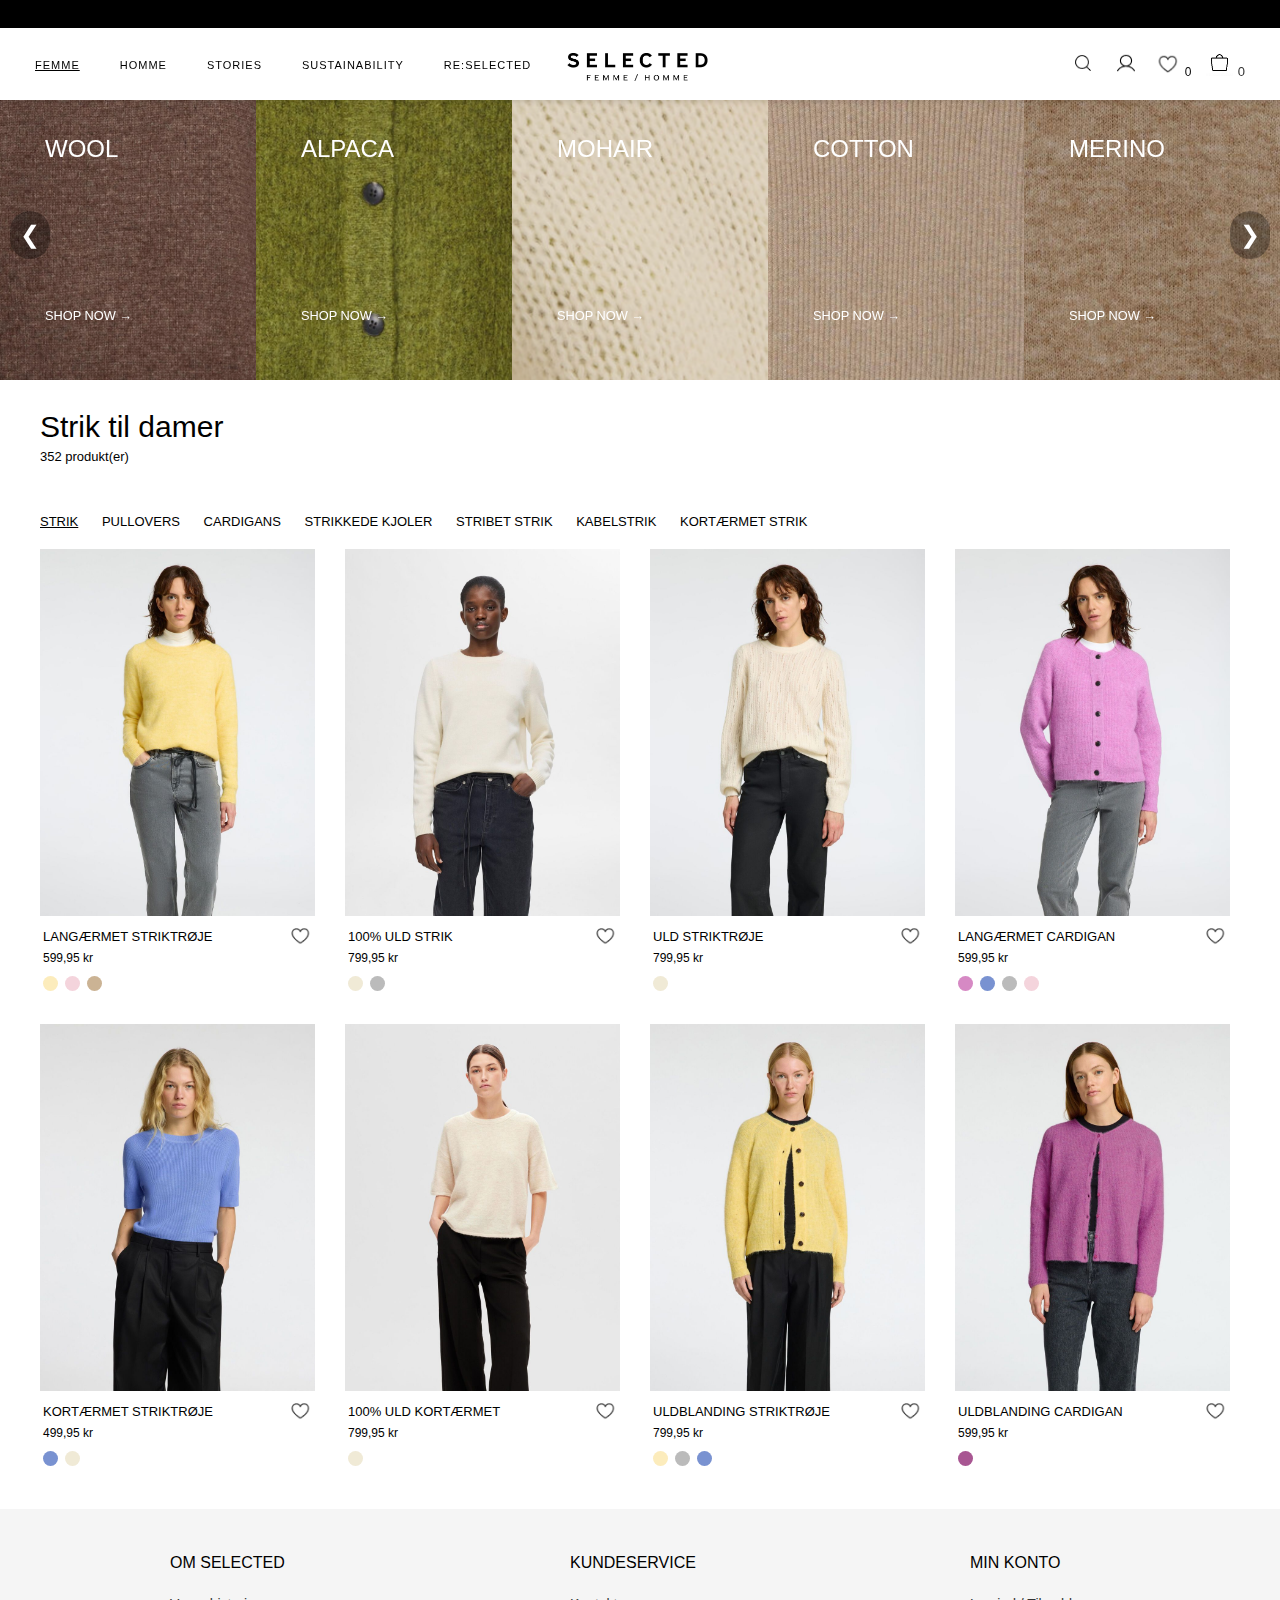
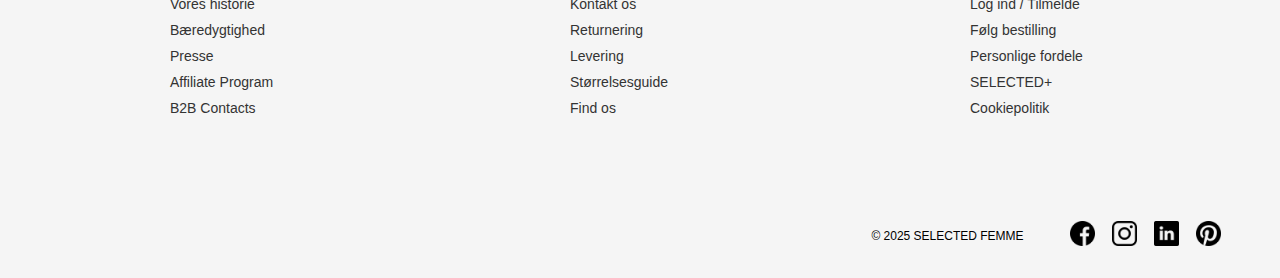
<file: index.html>
<!DOCTYPE html>
<html lang="da">
  <head>
    <meta charset="UTF-8" />
    <meta name="viewport" content="width=device-width, initial-scale=1.0" />
    <title>Strik til damer | SELECTED FEMME</title>
    <link rel="icon" type="image/x-icon" href="Selected femme/browserlogo.webp">
    <link rel="stylesheet" href="style.css"/>
  </head>

    <header>
        <div id="top-bar">
          <span id="changing-text"></span>
        </div>
    </header>

      <body>

      <nav class="navbar">
        <div class="navbar__links">
          <ul class="navbar__menu">
            <li class="navbar__menu-item">
              <a href="" class="navbar__link">FEMME</a>
            </li>
            <li class="navbar__menu-item">
              <a href="" class="navbar__link">HOMME</a>
            </li>
            <li class="navbar__menu-item">
              <a href="" class="navbar__link">STORIES</a>
            </li>
            <li class="navbar__menu-item">
              <a href="" class="navbar__link">SUSTAINABILITY</a>
            </li>
            <li class="navbar__menu-item">
              <a href="" class="navbar__link">RE:SELECTED</a>
            </li>
          </ul>
        </div>

        <div class="navbar__logo">
          <a href="index.html">
            <img src="Selected femme/images.jpeg" alt="Logo" class="logo" />
          </a>
        </div>

        <div class="navbar__action">
          <ul class="action-punkter">
            <li class="navbar__action-item">
              <a href=""><img src="Selected femme/Søgefunktionikone.png" alt="Søg" /></a>
            </li>
            <li class="navbar__action-item">
              <a href=""
                ><img src="Selected femme/Personikon.png" alt="Konto"
              /></a>
            </li>
            <li class="navbar__action-item">
              <div class="favorite-container">
                <img src="Selected femme/Hjerteikon.png" alt="Favoritter" class="favorite-toggle">
                <span class="favorite-count">0</span>
                <ul class="favorite-dropdown"></ul>
            </div>
            </li>
            <li class="navbar__action-item">
              <div>
                <a href=""
                  ><img src="Selected femme/Kurvikon.png" alt="Kurv"
                /></a>
                <span id="cart-count">0</span>
              </div>
            </li>
          </ul>
        </div>
      </nav>
    </header>

      <div class="carousel-container">
        <button class="prev-btn">&#10094;</button>
        <div class="carousel">
          <div class="carousel-track">
            <div class="carousel-item">
              <img src="Selected femme/wool.png" alt="Wool">
              <div class="overlay">
                <span class="material-name">WOOL</span>
                <a href="#" class="shop-btn">SHOP NOW →</a>
              </div>
            </div>
            <div class="carousel-item">
              <img src="Selected femme/alpaca.png" alt="Alpaca">
              <div class="overlay">
                <span class="material-name">ALPACA</span>
                <a href="#" class="shop-btn">SHOP NOW →</a>
              </div>
            </div>
            <div class="carousel-item">
              <img src="Selected femme/mohair.png" alt="Mohair">
              <div class="overlay">
                <span class="material-name">MOHAIR</span>
                <a href="#" class="shop-btn">SHOP NOW →</a>
              </div>
            </div>
            <div class="carousel-item">
              <img src="Selected femme/cotton.png" alt="Cotton">
              <div class="overlay">
                <span class="material-name">COTTON</span>
                <a href="#" class="shop-btn">SHOP NOW →</a>
              </div>
            </div>
            <div class="carousel-item">
              <img src="Selected femme/merino.png" alt="Merino">
              <div class="overlay">
                <span class="material-name">MERINO</span>
                <a href="#" class="shop-btn">SHOP NOW →</a>
              </div>
            </div>
            <div class="carousel-item">
              <img src="Selected femme/wool.png" alt="Wool">
              <div class="overlay">
                <span class="material-name">WOOL</span>
                <a href="#" class="shop-btn">SHOP NOW →</a>
              </div>
            </div>
            <div class="carousel-item">
              <img src="Selected femme/alpaca.png" alt="Alpaca">
              <div class="overlay">
                <span class="material-name">ALPACA</span>
                <a href="#" class="shop-btn">SHOP NOW →</a>
              </div>
            </div>
            <div class="carousel-item">
              <img src="Selected femme/mohair.png" alt="Mohair">
              <div class="overlay">
                <span class="material-name">MOHAIR</span>
                <a href="#" class="shop-btn">SHOP NOW →</a>
              </div>
            </div>
            <div class="carousel-item">
              <img src="Selected femme/cotton.png" alt="Cotton">
              <div class="overlay">
                <span class="material-name">COTTON</span>
                <a href="#" class="shop-btn">SHOP NOW →</a>
              </div>
            </div>
            <div class="carousel-item">
              <img src="Selected femme/merino.png" alt="Merino">
              <div class="overlay">
                <span class="material-name">MERINO</span>
                <a href="#" class="shop-btn">SHOP NOW →</a>
              </div>
            </div>
          </div>
        </div>
        <button class="next-btn">&#10095;</button>
      </div>
      
      <main>
      <section class="intro">
        <p class="intro-title">Strik til damer</p>
        <p class="intro-text">
          352 produkt(er)
        </p>
          <ul class="intro-types">
            <li class="intro-types-knit">STRIK</li>
            <li class="intro-types-knit">PULLOVERS</li>
            <li class="intro-types-knit">CARDIGANS</li>
            <li class="intro-types-knit">STRIKKEDE KJOLER</li>
            <li class="intro-types-knit">STRIBET STRIK</li>
            <li class="intro-types-knit">KABELSTRIK</li>
            <li class="intro-types-knit">KORTÆRMET STRIK</li>
          </ul>
      </section>
      <section class="products">
        <div class="product-list">

          <!-- Produkt 1 -->
          <div class="product">
            <a href="produktside.html">
            <img id="product1image"
              src="Selected femme/16074482_Sundress_773866_003.jpg" 
              alt="Produkt 1" 
              onmouseover="changeImageHover(this, 'Selected femme/16074482_Sundress_773866_001.jpg')" 
              onmouseout="restoreImage(this, 'Selected femme/16074482_Sundress_773866_003.jpg')" />
            </a>
            <table>
                <tr>
                    <th>
                        <h3>LANGÆRMET STRIKTRØJE</h3>
                    </th>
                    <th>
                      <img class="hjerte favorite-button" data-product='{"name": "LANGÆRMET STRIKTRØJE", "price": "599,95 kr", "image": "Selected femme/16074482_Sundress_773866_003.jpg"}' src="Selected femme/Hjerteikon.png" alt="">
                    </th>
                </tr>
                <tr>
                    <th>
                        <h4>599,95 kr</h4>
                    </th>
                </tr>
                <tr>
                    <th>
                        <button class="smallbutton red" onclick="changeImage1('Selected femme/16074482_Sundress_773866_003.jpg')"></button>
                        <button class="smallbutton blue" onclick="changeImage1('Selected femme/lyserødsweater.jpg')"></button>
                        <button class="smallbutton beige" onclick="changeImage1('Selected femme/beigesweater.jpg')"></button>
                    </th>
                </tr>
            </table>
        </div>

        <!-- Produkt 2 -->
        <div class="product">
            <img id="product2image"
              src="Selected femme/16094186_Birch_003.jpg" 
              alt="Produkt 2" 
              onmouseover="changeImageHover(this, 'Selected femme/16094186_Birch_001.jpg')" 
              onmouseout="restoreImage(this, 'Selected femme/16094186_Birch_003.jpg')" />
              <table>
                <tr>
                    <th>
                        <h3>100% ULD STRIK</h3>
                    </th>
                    <th>
                        <img class="hjerte favorite-button" data-product='{"name": "100% ULD STRIK", "price": "799,95 kr", "image": "Selected femme/16094186_Birch_003.jpg"}' src="Selected femme/Hjerteikon.png" alt="">
                    </th>
                </tr>
                <tr>
                    <th>
                        <h4>799,95 kr</h4>
                    </th>
                </tr>
                <tr>
                    <th>
                        <button class="smallbutton eggwhite" onclick="changeImage2('Selected femme/16094186_Birch_003.jpg')" ></button>
                        <button class="smallbutton grey" onclick="changeImage2('Selected femme/gråsweater.jpg')" ></button>
                    </th>
                </tr>
            </table>
        </div>

        <!-- Produkt 3 -->
        <div class="product">
            <img 
              src="Selected femme/16095871_SnowWhite_003.jpg" 
              alt="Produkt 3" 
              onmouseover="changeImageHover(this, 'Selected femme/16095871_SnowWhite_001.jpg')" 
              onmouseout="restoreImage(this, 'Selected femme/16095871_SnowWhite_003.jpg')" />
            <table>
                <tr>
                    <th>
                        <h3>ULD STRIKTRØJE</h3>
                    </th>
                    <th>
                        <img class="hjerte favorite-button" data-product='{"name": "ULD STRIKTRØJE", "price": "799,95 kr", "image": "Selected femme/16095871_SnowWhite_003.jpg"}' src="Selected femme/Hjerteikon.png" alt="">
                    </th>
                </tr>
                <tr>
                    <th>
                        <h4>799,95 kr</h4>
                    </th>
                </tr>
                <tr>
                    <th>
                        <button class="smallbutton eggwhite"></button>
                    </th>
                </tr>
            </table>
        </div>

            <!-- Produkt 4 -->
           <div class="product">
            <img id="product4image"
              src="Selected femme/16074481_FirstBloom_773856_003.jpg"
              alt="Produkt 2"
              onmouseover="changeImageHover(this, 'Selected femme/16074481_FirstBloom_773856_001.jpg')" 
              onmouseout="restoreImage(this, 'Selected femme/16074481_FirstBloom_773856_003.jpg')" />
            <table>
                <tr>
                    <th>
                        <h3>LANGÆRMET CARDIGAN</h3>
                    </th>
                    <th>
                        <img class="hjerte favorite-button" data-product='{"name": "LANGÆRMET CARDIGAN", "price": "599,95 kr", "image": "Selected femme/16074481_FirstBloom_773856_003.jpg"}' src="Selected femme/Hjerteikon.png" alt="">
                    </th>
                </tr>
                <tr>
                    <th>
                        <h4>599,95 kr</h4>
                    </th>
                </tr>
                <tr>
                    <th>
                        <button onclick="changeImage4('Selected femme/16074481_FirstBloom_773856_003.jpg')" class="smallbutton pink"></button>
                        <button onclick="changeImage4('Selected femme/lyseblåsweater.jpg')" class="smallbutton lightblue"></button>
                        <button onclick="changeImage4('Selected femme/mediumgråsweater.jpg')" class="smallbutton grey"></button>
                        <button onclick="changeImage4('Selected femme/lyserødcardigan.jpg')" class="smallbutton blue"></button>
                    </th>
                </tr>
            </table>
          </div>
        
        <!-- Produkt 5 -->
        <div class="product">
            <img id="product5image"
            src="Selected femme/16092292_CornflowerBlue_003.jpg"
            alt="Produkt 4" 
            onmouseover="changeImageHover(this, 'Selected femme/16092292_CornflowerBlue_006.jpg')" 
            onmouseout="restoreImage(this, 'Selected femme/16092292_CornflowerBlue_003.jpg')" />
            <table>
                <tr>
                    <th>
                        <h3>KORTÆRMET STRIKTRØJE</h3>
                    </th>
                    <th>
                        <img class="hjerte favorite-button" data-product='{"name": "KORTÆRMET STRIKTRØJE", "price": "499,95 kr", "image": "Selected femme/16092292_CornflowerBlue_003.jpg"}' src="Selected femme/Hjerteikon.png" alt="">
                    </th>
                </tr>
                <tr>
                    <th>
                        <h4>499,95 kr</h4>
                    </th>
                </tr>
                <tr>
                    <th>
                        <button onclick="changeImage5('Selected femme/16092292_CornflowerBlue_003.jpg')" class="smallbutton lightblue"></button>
                        <button onclick="changeImage5('Selected femme/kortærmetæggehvid.jpg')" class="smallbutton eggwhite"></button>
                    </th>
                </tr>
            </table>
          </div>

        <!-- Produkt 6 -->
        <div class="product">
            <img 
            src="Selected femme/16093048_Birch_1090347_003.jpg"
            alt="Produkt 4" 
            onmouseover="changeImageHover(this, 'Selected femme/16093048_Birch_1090347_001.jpg')" 
            onmouseout="restoreImage(this, 'Selected femme/16093048_Birch_1090347_003.jpg')" />
            <table>
                <tr>
                    <th>
                        <h3>100% ULD KORTÆRMET</h3>
                    </th>
                    <th>
                        <img class="hjerte favorite-button" data-product='{"name": "100% ULD KORTÆRMET", "price": "799,95 kr", "image": "Selected femme/16093048_Birch_1090347_003.jpg"}' src="Selected femme/Hjerteikon.png" alt="">
                    </th>
                </tr>
                <tr>
                    <th>
                        <h4>799,95 kr</h4>
                    </th>
                </tr>
                <tr>
                    <th>
                        <button class="smallbutton eggwhite"></button>
                    </th>
                </tr>
            </table>
        </div>

        <!-- Produkt 7 -->
        <div class="product">
            <img id="product7image"
            src="Selected femme/16074481_Sundress_773856_003.jpg"
            alt="Produkt 4" 
            onmouseover="changeImageHover(this, 'Selected femme/16074481_Sundress_773856_001.jpg')" 
            onmouseout="restoreImage(this, 'Selected femme/16074481_Sundress_773856_003.jpg')" />
            <table>
                <tr>
                    <th>
                        <h3>ULDBLANDING STRIKTRØJE</h3>
                    </th>
                    <th>
                        <img class="hjerte favorite-button" data-product='{"name": "ULDBLANDING STRIKTRØJE", "price": "799,95 kr", "image": "Selected femme/16074481_Sundress_773856_003.jpg"}' src="Selected femme/Hjerteikon.png" alt="">
                    </th>
                </tr>
                <tr>
                    <th>
                        <h4>799,95 kr</h4>
                    </th>
                </tr>
                <tr>
                    <th>
                        <button onclick="changeImage7('Selected femme/16074481_Sundress_773856_003.jpg')" class="smallbutton red"></button>
                        <button onclick="changeImage7('Selected femme/mediumgråsweater.jpg')" class="smallbutton grey"></button>
                        <button onclick="changeImage7('Selected femme/lyseblåsweater.jpg')" class="smallbutton lightblue"></button>
                    </th>
                </tr>
            </table>
        </div>

        <!-- Produkt 8 -->
        <div class="product">
            <img 
            src="Selected femme/16096772_FirstBloom_1178096_003.jpg"
            alt="Produkt 4" 
            onmouseover="changeImageHover(this, 'Selected femme/16096772_FirstBloom_1178096_001.jpg')" 
            onmouseout="restoreImage(this, 'Selected femme/16096772_FirstBloom_1178096_003.jpg')" />
            <table>
                <tr>
                    <th>
                        <h3>ULDBLANDING CARDIGAN</h3>
                    </th>
                    <th>
                        <img class="hjerte favorite-button" data-product='{"name": "ULDBLANDING CARDIGAN", "price": "599,95 kr", "image": "Selected femme/16096772_FirstBloom_1178096_003.jpg"}' src="Selected femme/Hjerteikon.png" alt="">
                    </th>
                </tr>
                <tr>
                    <th>
                        <h4>599,95 kr</h4>
                    </th>
                </tr>
                <tr>
                    <th>
                        <button class="smallbutton darkpink"></button>
                    </th>
                </tr>
            </table>
        </div>

    </section>

    </main>


    <footer>
      <div class="footer-container">
        <div class="footer-section">
          <h5>OM SELECTED</h5>
          <ul>
            <li><a href="#">Vores historie</a></li>
            <li><a href="#">Bæredygtighed</a></li>
            <li><a href="#">Presse</a></li>
            <li><a href="#">Affiliate Program</a></li>
            <li><a href="#">B2B Contacts</a></li>
          </ul>
        </div>
        <div class="footer-section">
          <h5>KUNDESERVICE</h5>
          <ul>
            <li><a href="#">Kontakt os</a></li>
            <li><a href="#">Returnering</a></li>
            <li><a href="#">Levering</a></li>
            <li><a href="#">Størrelsesguide</a></li>
            <li><a href="#">Find os</a></li>
          </ul>
        </div>
        <div class="footer-section">
          <h5>MIN KONTO</h5>
          <ul>
            <li><a href="#">Log ind / Tilmelde</a></li>
            <li><a href="#">Følg bestilling</a></li>
            <li><a href="#">Personlige fordele</a></li>
            <li><a href="#">SELECTED+</a></li>
            <li><a href="#">Cookiepolitik</a></li>
          </ul>
        </div>
      </div>
      <br><br>
      <table class="social-table">
        <tr>
          <th>
              <p class="copy">&copy; 2025 SELECTED FEMME</p>
          </th>
          <th>
              <img class="social-icon" src="Selected femme/facebook.png" alt="facebook">
          </th>
          <th>
            <img class="social-icon" src="Selected femme/instagram.png" alt="instagram">
          </th>
          <th>
            <img class="social-icon" src="Selected femme/linkedin.png" alt="linkedin">
          </th>
          <th>
            <img class="social-icon" src="Selected femme/pinterest-logo.png" alt="pinterest">
          </th>
        </tr>
    </table>
    </footer>
    <script src="projekt4.js" defer></script>
  </body>
</html>
</file>
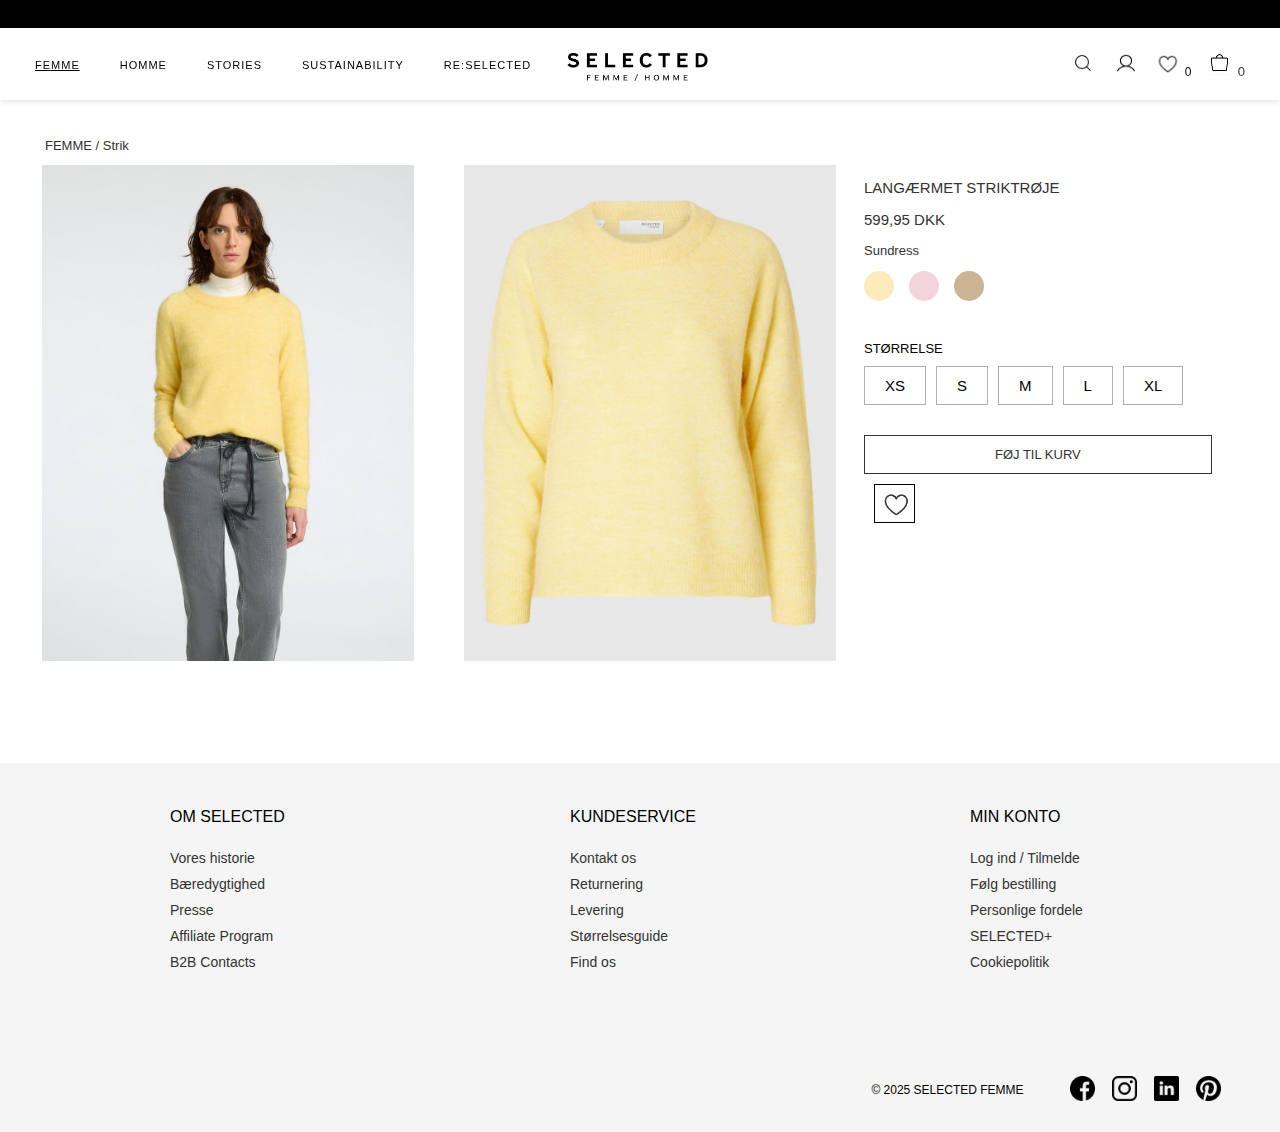
<file: produktside.html>
<!DOCTYPE html>
<html lang="da">
  <head>
    <meta charset="UTF-8" />
    <meta name="viewport" content="width=device-width, initial-scale=1.0" />
    <title>Langærmet Striktrøje | Selected Femme</title>
    <link rel="icon" type="image/x-icon" href="Selected femme/browserlogo.webp">
    <link rel="stylesheet" href="style.css" />
  </head>

  <header>
    <br>
    <div id="top-bar">
      <span id="changing-text"></span>
    </div>
</header>

  <body>

      <nav class="navbar">
        <div class="navbar__links">
          <ul class="navbar__menu">
            <li class="navbar__menu-item">
              <a href="#" class="navbar__link">FEMME</a>
            </li>
            <li class="navbar__menu-item">
              <a href="#" class="navbar__link">HOMME</a>
            </li>
            <li class="navbar__menu-item">
              <a href="#" class="navbar__link">STORIES</a>
            </li>
            <li class="navbar__menu-item">
              <a href="#" class="navbar__link">SUSTAINABILITY</a>
            </li>
            <li class="navbar__menu-item">
              <a href="#" class="navbar__link">RE:SELECTED</a>
            </li>
          </ul>
        </div>

        <div class="navbar__logo">
          <a href="index.html">
            <img src="Selected femme/images.jpeg" alt="Logo" class="logo" />
          </a>
        </div>

        <div class="navbar__action">
          <ul class="action-punkter">
            <li class="navbar__action-item">
              <a href="#"
                ><img src="Selected femme/Søgefunktionikone.png" alt="Søg"
              /></a>
            </li>
            <li class="navbar__action-item">
              <a href="#"
                ><img src="Selected femme/Personikon.png" alt="Konto"
              /></a>
            </li>
            <li class="navbar__action-item">
              <div class="favorite-container">
                <img src="Selected femme/Hjerteikon.png" alt="Favoritter" class="favorite-toggle">
                <span class="favorite-count">0</span>
                <ul class="favorite-dropdown"></ul>
            </div>
            <li class="navbar__action-item">
              <div>
                <a href=""
                  ><img src="Selected femme/Kurvikon.png" alt="Kurv"
                /></a>
                <span id="cart-count">0</span>
              </div>
            </li>
          </ul>
        </div>
      </nav>

    <main>
      <section class="selected-product">
        <div class="selected-breadcrumbs">FEMME / Strik</div>
        <div class="selected-product-images">

      <!-- Billede 1 -->
      <div class="product-image-container" id="product-image-1-container">
        <img 
          id="product-image-1"
          src="Selected femme/16074482_Sundress_773866_003.jpg"
          alt="Dame med langærmet striktrøje i farven Sundress"
        />
      </div>

      <!-- Billede 2 -->
      <div class="product-image-container" id="product-image-2-container">
        <img
          id="product-image-2"
          src="Selected femme/16074482_Sundress_773866_001.jpg"
          alt="Dame med langærmet striktrøje i farven Bleached Mauve"
        />
      </div>
        <div class="selected-product-details">
          <p class="selected-product-text">LANGÆRMET STRIKTRØJE</p>
          <p class="selected-price">599,95 DKK</p>
          <p class="selected-color">Sundress</p>
          <div class="button-container">
            <button
              class="color-button red"
              onclick="changeImage('Selected femme/16074482_Sundress_773866_003.jpg', 'Selected femme/16074482_Sundress_773866_001.jpg', 'Sundress')"
            ></button>
            <button
              class="color-button blue"
              onclick="changeImage('Selected femme/lyserødsweater.jpg', 'Selected femme/lyserødsweater2.jpg', 'Bleached Mauve')"
            ></button>
            <button
              class="color-button beige"
              onclick="changeImage('Selected femme/beigesweater.jpg', 'Selected femme/beigesweater2.jpg', 'Sepia Tint')"
            ></button>
          </div>
          <!-- Størrelsesvalg som knapper -->
          <p class="selected-size-label">STØRRELSE</p>
          <div class="selected-sizes">
            <button type="button" class="size-button" data-size="XS">XS</button>
            <button type="button" class="size-button" data-size="S">S</button>
            <button type="button" class="size-button" data-size="M">M</button>
            <button type="button" class="size-button" data-size="L">L</button>
            <button type="button" class="size-button" data-size="XL">XL</button>
          </div>

          <button class="selected-add-to-cart">FØJ TIL KURV</button>

          <img class="hjerte2 favorite-button" data-product='{"name": "LANGÆRMET STRIKTRØJE", "price": "599,95 kr", "image": "Selected femme/16074482_Sundress_773866_003.jpg"}' src="Selected femme/Hjerteikon.png" alt="">

          <div id="toast" class="toast">
            <p id="toast-message"></p>
          </div>
        </div>
      </section>
    </main>


    <!-- Footer -->
    <footer>
      <div class="footer-container">
        <div class="footer-section">
          <h5>OM SELECTED</h5>
          <ul>
            <li><a href="#">Vores historie</a></li>
            <li><a href="#">Bæredygtighed</a></li>
            <li><a href="#">Presse</a></li>
            <li><a href="#">Affiliate Program</a></li>
            <li><a href="#">B2B Contacts</a></li>
          </ul>
        </div>
        <div class="footer-section">
          <h5>KUNDESERVICE</h5>
          <ul>
            <li><a href="#">Kontakt os</a></li>
            <li><a href="#">Returnering</a></li>
            <li><a href="#">Levering</a></li>
            <li><a href="#">Størrelsesguide</a></li>
            <li><a href="#">Find os</a></li>
          </ul>
        </div>
        <div class="footer-section">
          <h5>MIN KONTO</h5>
          <ul>
            <li><a href="#">Log ind / Tilmelde</a></li>
            <li><a href="#">Følg bestilling</a></li>
            <li><a href="#">Personlige fordele</a></li>
            <li><a href="#">SELECTED+</a></li>
            <li><a href="#">Cookiepolitik</a></li>
          </ul>
        </div>
      </div>
      <br><br>
      <table class="social-table">
        <tr>
          <th>
              <p class="copy">&copy; 2025 SELECTED FEMME</p>
          </th>
          <th>
              <img class="social-icon" src="Selected femme/facebook.png" alt="facebook">
          </th>
          <th>
            <img class="social-icon" src="Selected femme/instagram.png" alt="instagram">
          </th>
          <th>
            <img class="social-icon" src="Selected femme/linkedin.png" alt="linkedin">
          </th>
          <th>
            <img class="social-icon" src="Selected femme/pinterest-logo.png" alt="pinterest">
          </th>
        </tr>
    </table>
    </footer>
    <script src="projekt4.js" defer></script>
  </body>
</html>
</file>
<file: style.css>
body {
  font-family: Arial, sans-serif;
  margin: 0;
  padding: 0;
  padding-top: 50px;
}

html, body {
  min-height: 100vh;
  display: flex;
  flex-direction: column;
}

header {
  background-color: #fff;
  padding: 20px;
  text-align: center;
}

main {
  padding: 0px 20px;
}

h3 {
  font-weight: normal;
  font-size: 13px;
  float: left;
  margin: 0;
  padding-top: 3px;
}

h4 {
    font-weight: normal;
    font-size: 12px;
    float: left;
    margin: 0;
    padding-top: 0;
    padding-bottom: 7px;
}

.intro {
  margin-bottom: 20px;
}

.intro-title {
font-size: 30px;
margin-left: 20px;
}

.intro-text {
font-size: 13px;
margin-left: 20px;
margin-top: -25px;
}

.intro-types {
list-style-type: none;
padding: 0;
margin-top: 50px;
margin-left: 20px;
font-size: 13px;
}

.intro-types-knit {
display: inline-block; 
margin-right: 20px; 
}

li:first-child {
text-decoration: underline; /* Understreger kun første element */
}

.intro-filter {
list-style-type: none;
padding: 0;
margin-top: 40px;
margin-left: 20px;
font-size: 13px;
}


.products {
    margin-bottom: 40px;
}

.product-list {
    display: flex;
    flex-wrap: wrap;
    gap: 30px;
    padding-left: 20px;
}

.product {
    width: calc(25% - 30px); /* 4 billeder pr. række */
    box-sizing: border-box;
    text-align: center;
}

.product-prize {
  font-size: 13px;
  float: right;
}

/* Sørger for, at billederne er responsive */
.product img {
    max-width: 100%;
    height: auto;
    transition: opacity 0.3s;
}

.product:hover img {
    opacity: 0.90;
}
/* Generel styling */
footer {
  background-color: #f5f5f5;  /* Lys baggrund */
  color: black;
  padding: 20px 0;
}

/* Container til sektioner */
.footer-container {
  display: flex;
  justify-content: space-around;
  flex-wrap: wrap;
  max-width: 1200px;
  margin: auto;
  padding: 15px;
}

/* Styling af hver sektion */
.footer-section {
  flex: 1;
  min-width: 200px;
  margin: 10px;
  padding-left: 120px;
}

.footer-section h5 {
  font-weight: normal;
  font-size: 16px;
  margin: 0;
  padding-top: 0;
  padding-bottom: 7px;
}

.footer-section ul {
  list-style: none;
  padding: 0;
}

.footer-section ul li {
  text-decoration: none;
  margin-top: 8px;
}

.footer-section ul li a {
  text-decoration: none;
  color: #333;
  font-size: 14px;
  transition: 0.3s;
}

/* Social media sektion */
.social-table {
  width: 35%;
  text-align: center;
  margin-top: 20px;
  float: right;
  padding-right: 50px;
}

.social-icon {
  width: 25px;
  height: 25px;
  margin: 0;
  transition: transform 0.3s ease;
}

.social-icon:hover {
  transform: scale(1.1);
}

/* Copyright tekst */
.copy {
  font-size: 12px;
  font-weight: normal;
}

table {
    padding: 0;
    margin: 0;
    width: 100%;
}

.hjerte {
    width: 26px;
    float: right;
}

.hjerte2 {
  width: 35px;
  float: right;
  margin-top: 10px;
  border: 1px solid black;
}

#top-bar {
  background-color: black;
  color: white;
  text-align: center;
  padding: 5px 0;
  position: fixed;
  top: 0;
  left: 0;
  width: 100%;
  z-index: 2000;
}

#changing-text {
  font-weight: normal;
  font-size: 13px;
  display: inline-block;
  opacity: 0; /* Start som usynlig */
}

.show-text {
  animation: fadeInOut 4s ease-in-out forwards;
}

@keyframes fadeInOut {
  0% {
    opacity: 0;
    transform: translateY(10px);
  }
  50% {
    opacity: 1;
    transform: translateY(0);
  }
  100% {
    opacity: 0;
    transform: translateY(-10px);
  }
}


/* =============== NAVIGATION BAR / START =============== */
.navbar {
    position: fixed;
    top: 0;
    left: 0;
    width: 100%;
    display: flex;
    align-items: center;
    justify-content: space-between;
    background: #fff;
    z-index: 1000;
    padding: 20px 0px;
    padding-top: 50px;
    box-shadow: 0px 2px 5px rgba(0, 0, 0, 0.1);
}

/* Venstre side - Menu */
.navbar__links {
    padding-left: 35px;
}

.navbar__menu {
    display: flex;
    list-style: none;
    padding: 0;
    margin: 0;
}

.navbar__menu-item {
    font-size: 11px;
    text-transform: uppercase;
    letter-spacing: 1px;
    padding-right: 40px;
    list-style: none;
}

.navbar__link {
    color: black;
    text-decoration: none;
}

.navbar__menu-item:hover {
    text-decoration: underline;
}

/* Midten - Logo */
.navbar__logo {
    position: absolute;
    left: 50%;
    transform: translateX(-50%); /* Centrerer logoet */
    padding-right: 5px;
}

.navbar__logo img {
    height: auto;
    width: 140px;
    padding-top: 7px;
}

/* Højre side - Ikoner */
.navbar__action {
    display: flex;
    align-items: center;
    gap: 15px;
}

.action-punkter {
    list-style: none;
    display: flex;
    gap: 15px;
    padding-right: 35px;
    margin: 0;
}

.navbar__action-item img {
    width: 27px; /* Justér ikonstørrelsen */
    height: 26px;
}

/* =============== NAVIGATION BAR / SLUT =============== */


/* =============== PRODUKTSIDE / START =============== */
  .selected-product {
    float: left;
    background-color: #fff;
    margin-bottom: 50px;
  }
  
  .selected-breadcrumbs {
    font-size: 13px;
    color: #333;
    margin: 10px;
    margin-left: 25px;
    margin-top: 30px;
  }

  .selected-product-images img {
    float: left;
    max-width: 30%;
    height: auto;
    padding: 2px;
    margin-right: 40px;
    margin-left: 10px;
  }
  
  .selected-product-details {
    padding: 1px;
    flex: 1;
  }
  
  .selected-product-text {
    font-size: 15px;
    color: #333;
  }

  .selected-price {
    font-size: 15px;
    color: #333;

  }
  
  .selected-color {
    font-size: 13px;
    color: #333;
  }
  
  .selected-add-to-cart {
    background-color: #fff; /* Hvid baggrund */
    border: 1px solid #333; /* Sort kant */
    color: #333; /* Sort tekst */
    padding: 11px 130px;
    cursor: pointer;
    font-size: 13px;
    margin-top: 10px;
     cursor: pointer;
     float: left;
  
  }

 #cart-count {
    font-size: 13px;
    color: #333;
  }

/* Størrelsesvalg som knapper */
.selected-size-label {
  font-size: 13px;
  color: #000;
  margin-bottom: 10px;
  margin-top: 40px;
}

.selected-sizes {
  display: flex;
  gap: 10px;
  margin-bottom: 20px;
}

.size-button {
  background-color: #fff;
  border: 1px solid #b1b0b0;
  color: #000;
  padding: 10px 20px;
  font-size: 15px;
  cursor: pointer;
  text-align: center;
  transition: background-color 0.3s, border-color 0.3s;
}

.size-button:hover {
  background-color: #f4f4f4;
  border-color: #000;
}

.size-button.selected {
  background-color: #fff; /* Grønt for valgt størrelse */
  color: #000; /* Hvid tekst på den valgte knap */
  border: 2px solid #000; /* Lidt mørkere kant for at fremhæve valget */
}


.selected-add-to-cart:hover {
  background-color: #f4f4f4; /* Let grå baggrund når man hoverer */
  border-color: #000; /* Forstærket sort kant ved hover */
}

/* Stil for toast-notifikation */
.toast {
  visibility: hidden;
  min-width: 250px;
  margin-left: -125px;
  background-color: #333;
  color: #fff;
  text-align: center;
  border-radius: 2px;
  padding: 16px;
  position: fixed;
  z-index: 1;
  left: 50%;
  bottom: 30px;
  font-size: 17px;
  opacity: 0;
  transition: opacity 0.5s ease, visibility 0.5s ease;
}

/* Toast visible */
.toast.show {
  visibility: visible;
  opacity: 1;
}

/* =============== PRODUKTSIDE / SLUT =============== */


/* =============== FARVEKNAPPER / START =============== */
.button-container {
    display: flex;
    gap: 15px;
}

.color-button {
    width: 30px;
    height: 30px;
    border: none;
    border-radius: 50%;
    cursor: pointer;
    transition: transform 0.2s;
}

.color-button:hover {
    transform: scale(1.1);
}

.red {
    background-color: #fcecbc;
}

.blue {
    background-color: #f4d4dc;
}

.beige {
    background-color: #cbb394;
}

.eggwhite {
    background-color: #F0EAD6;
}

.grey {
    background-color: #bbbbbb;
}

.pink {
    background-color: #d689c4;
}

.darkpink {
    background-color: #a85692; 
}

.lightblue {
    background-color: #7992d1;
}


.smallbutton {
    width: 15px;
    height: 15px;
    border: none;
    border-radius: 50%;
    float: left;
    margin-right: 7px;
}


/* ZOOM EFFEKT START */

.product-image-container {
  float: left;
  max-width: 30%;
  height: auto;
  margin-right: 40px;
  margin-left: 10px;
  margin-bottom: 50px;
  z-index: 1;
  position: relative; /* Sikrer at lens placeres relativt hertil */
}

.product-image-container img {
  max-width: 100%;
  display: block; /* Fjerner uønsket mellemrum omkring billeder */
}

.lens {
  position: absolute;
  height: 125px;
  width: 125px;
  border: 2px solid rgb(128, 128, 128);
  border-radius: 50%;
  cursor: none;
  background-repeat: no-repeat;
  z-index: 100; /* Sørger for at lens altid er ovenpå */
  display: none; /* Starter skjult */
}

/*ZOOM EFFEKT SLUT*/

/* Karusel container */
.carousel-container {
  display: flex;
  align-items: center;
  justify-content: center;
  width: 100%;
  max-width: 2000px;
  margin: auto;
  position: relative;
  overflow: hidden;
}

/* Selve karusellen */
.carousel {
  width: 100%;
  overflow: hidden;
  position: relative;
}

/* Track der holder billederne */
.carousel-track {
  display: flex;
  transition: transform 1s ease-in-out;
  will-change: transform;
}

/* Karusel-element */
.carousel-item {
  flex: 0 0 auto;
  width: 20%; /* Ens størrelse */
  height: 290px;
  position: relative;
  text-align: left;
}

/* Sikrer at billederne er samme størrelse */
.carousel-item img {
  width: 100%;
  height: 100%;
  object-fit: cover;
  display: block;
}

/* Overlay til tekst */
.overlay {
  position: absolute;
  width: 100%;
  height: 100%;
  top: 0;
  left: 0;
  display: flex;
  flex-direction: column;
  justify-content: space-between;
  padding: 10px;
}

/* Materiale navn øverst til venstre */
.material-name {
  font-size: 24px;
  font-weight: 500;
  color: white;
  text-transform: uppercase;
  margin: 35px;
}

/* Shop Now-knappen nederst til venstre */
.shop-btn {
  font-size: 0.8rem;
  font-weight: 400;
  color: white;
  text-decoration: none;
  align-self: flex-start;
  position: absolute;
  bottom: 40px;
  left: 10px;
  margin: 35px;
}

/* Hover-effekt (hvid streg under) */
.shop-btn::after {
  content: "";
  display: block;
  width: 0;
  height: 2px;
  background: white;
  transition: width 0.3s;
}

.shop-btn:hover::after {
  width: 100%;
}

/* Pile-knapper */
.prev-btn, .next-btn {
  background: rgba(0, 0, 0, 0.3);
  color: white;
  border: none;
  border-radius: 40px;
  padding: 10px 10px;
  cursor: pointer;
  position: absolute;
  top: 50%;
  transform: translateY(-50%);
  font-size: 24px;
  z-index: 100;
}

.prev-btn { left: 10px; }
.next-btn { right: 10px; }

.prev-btn:hover, .next-btn:hover {
  background: rgba(0, 0, 0, 0.8);
}




/* =============== FAVORITTER / START =============== */
.favorite-container {
  position: relative;
  display: inline-block;
  cursor: pointer;
}

.favorite-dropdown {
  display: none;
  position: absolute;
  top: 30px; /* Juster placering */
  right: 0;
  background: white;
  border: 1px solid #ddd;
  box-shadow: 2px 2px 10px rgba(0, 0, 0, 0.1);
  list-style: none;
  padding: 10px;
  width: 200px;
  z-index: 10;
}

.favorite-dropdown li {
  display: flex;
  align-items: center;
  gap: 10px;
  padding: 5px 0;
  border-bottom: 1px solid #eee;
}

.favorite-dropdown img {
  width: 40px;
  height: 40px;
  object-fit: cover;
}

.favorite-dropdown li:last-child {
  border-bottom: none;
}

.favorite-container:hover .favorite-dropdown {
  display: block;
}

.favorite-count {
  font-size: 12px;
}
</file>
